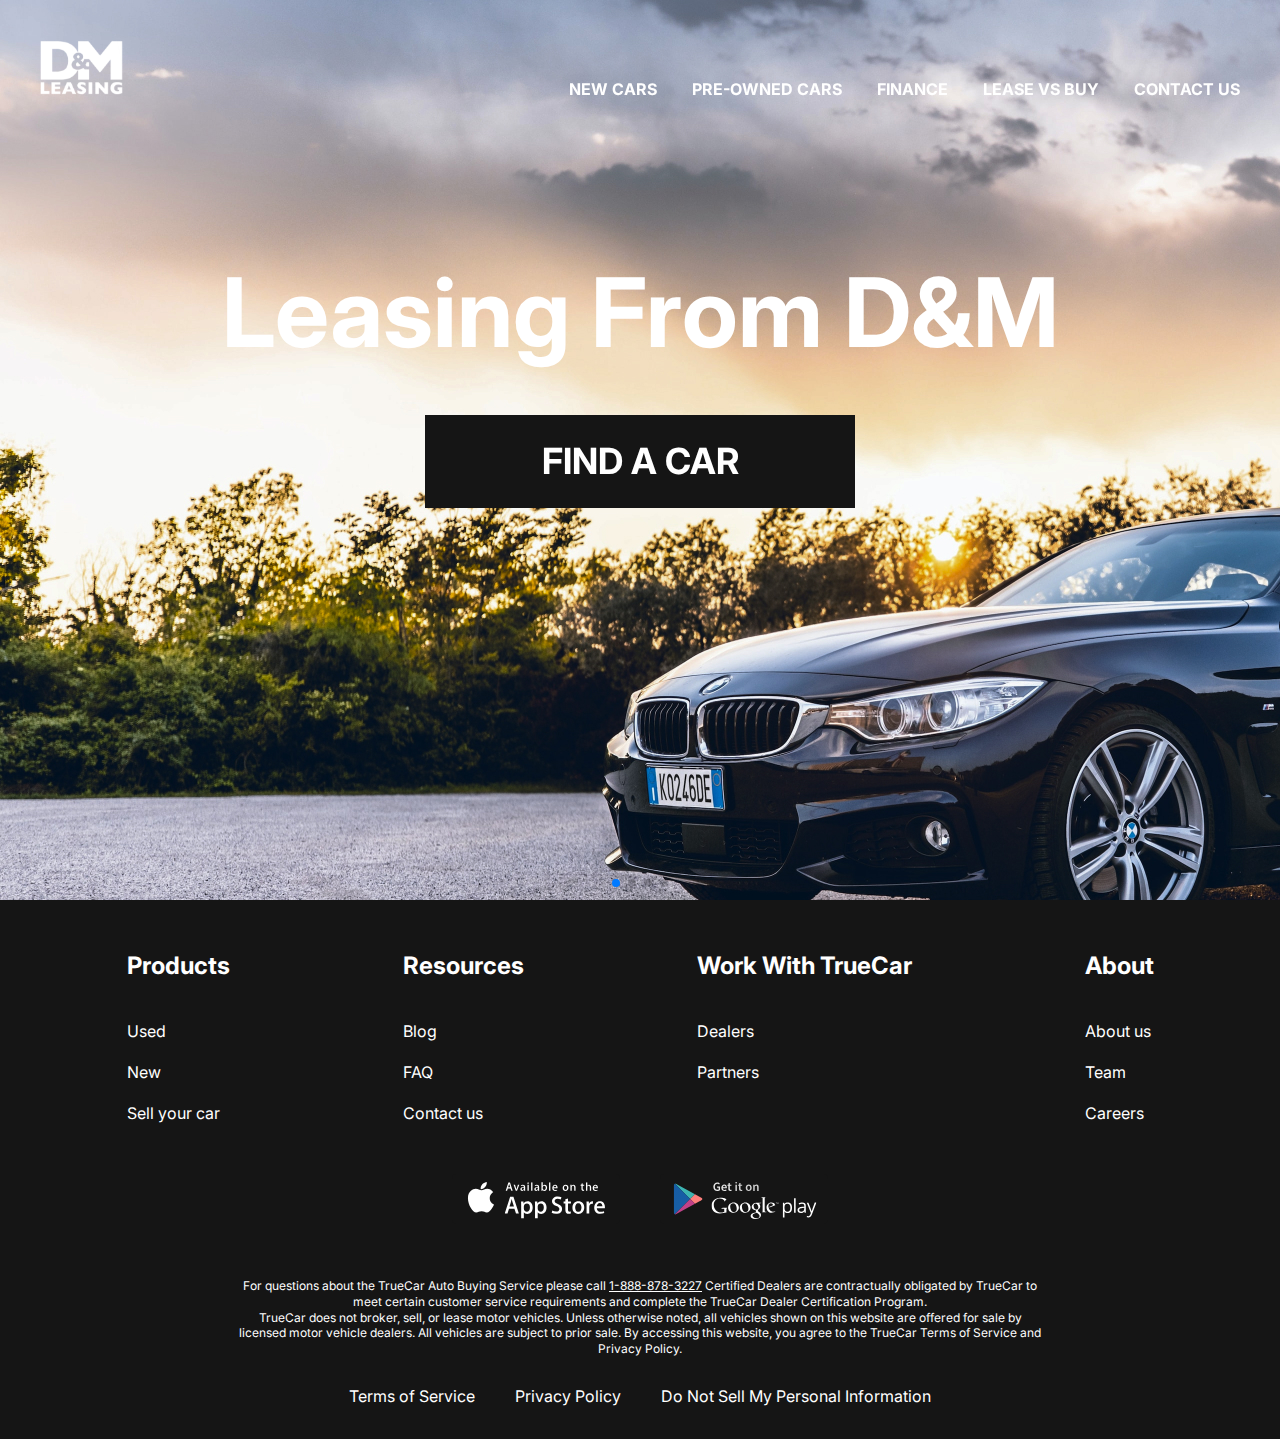
<file: index.html>
<!DOCTYPE html>
<html lang="en">
<head>
    <meta charset="UTF-8">
    <meta http-equiv="X-UA-Compatible" content="IE=edge">
    <meta name="viewport" content="width=, initial-scale=1.0">
    <title>Document</title>  
    <link rel="preconnect" href="https://fonts.googleapis.com">
    <link rel="preconnect" href="https://fonts.gstatic.com" crossorigin>
    <link href="https://fonts.googleapis.com/css2?family=Handjet&family=Inter:wght@400;500;700&family=Outfit&family=Poppins&family=Raleway&family=Roboto+Condensed&display=swap" rel="stylesheet">
    <link rel="stylesheet" href="https://cdn.jsdelivr.net/npm/swiper@10/swiper-bundle.min.css">
    <link rel="stylesheet" href="css/style.css">
</head>
<body>
    
    <div class="wrapper">
        <header class="header header-main">
            <div class="container">
                <div class="header__inner">
                    <a href="#" class="logo">
                        <img class="logo__img" src="images/logo.svg" alt="">
                    </a>
                    <nav class="menu">
                        <ul class="menu__list">
                            <li class="menu__list-item">
                                <a href="#" class="menu__list-link">NEW CARS</a>
                            </li>
                            <li class="menu__list-item">
                                <a href="#" class="menu__list-link">PRE-OWNED CARS</a>
                            </li>
                            <li class="menu__list-item">
                                <a href="#" class="menu__list-link">FINANCE</a>
                            </li>
                            <li class="menu__list-item">
                                <a href="#" class="menu__list-link">LEASE VS BUY</a>
                            </li>
                            <li class="menu__list-item">
                                <a href="#" class="menu__list-link">CONTACT US</a>
                            </li>
                        </ul>
                    </nav>
                </div>
            </div>
        </header>
        <main class="main">
            <section class="top">
                <div class="container">
                    <h1 class="title">
                        Leasing From D&M
                    </h1>
                    <a href="new-cars.html" class="top__link">
                        FIND A CAR
                    </a>
                </div>
            </section>
            <div class="slider">
                <div class="swiper mySwiper">
                    <div class="swiper-wrapper">
                        <div class="swiper-slide" style="background-image: url(images/slide-1.jpg);"></div>
                        <div class="swiper-slide" style="background-image: url(images/slide-1.jpg);"></div>
                        <div class="swiper-slide" style="background-image: url(images/slide-1.jpg);"></div>
                        <div class="swiper-slide" style="background-image: url(images/slide-1.jpg);"></div>
                    </div>
                    <div class="swiper-pagination"></div>
                </div>
            </div>
        </main>
        <footer class="footer">
            <div class="container">
                <nav class="footer__menu">
                    <ul class="footer__menu-list">
                        <li class="footer__menu-item">
                            <p class="footer__menu-title">Products</p>
                        </li>
                        <li class="footer__menu-item">
                            <a href="#" class="footer__menu-link">Used</a>
                        </li>
                        <li class="footer__menu-item">
                            <a href="#" class="footer__menu-link">New</a>
                        </li>
                        <li class="footer__menu-item">
                            <a href="#" class="footer__menu-link">Sell your car</a>
                        </li>
                    </ul>
                    <ul class="footer__menu-list">
                        <li class="footer__menu-item">
                            <p class="footer__menu-title">Resources<p>
                        </li>
                        <li class="footer__menu-item">
                            <a href="#" class="footer__menu-link">Blog</a>
                        </li>
                        <li class="footer__menu-item">
                            <a href="#" class="footer__menu-link">FAQ</a>
                        </li>
                        <li class="footer__menu-item">
                            <a href="#" class="footer__menu-link">Contact us</a>
                        </li>
                    </ul>
                    <ul class="footer__menu-list">
                        <li class="footer__menu-item">
                            <p class="footer__menu-title">Work With TrueCar</p>
                        </li>
                        <li class="footer__menu-item">
                            <a href="#" class="footer__menu-link">Dealers</a>
                        </li>
                        <li class="footer__menu-item">
                            <a href="#" class="footer__menu-link">Partners</a>
                        </li>
                    </ul>
                    <ul class="footer__menu-list">
                        <li class="footer__menu-item">
                            <p class="footer__menu-title">About</p>
                        </li>
                        <li class="footer__menu-item">
                            <a href="#" class="footer__menu-link">About us</a>
                        </li>
                        <li class="footer__menu-item">
                            <a href="#" class="footer__menu-link">Team</a>
                        </li>
                        <li class="footer__menu-item">
                            <a href="#" class="footer__menu-link">Careers</a>
                        </li>
                    </ul>
                </nav>
                <ul class="app">
                    <li class="app__item">
                        <a href="#" class="app__item-link">
                            <img class="app__item-img" src="images/appstore.svg" alt="">
                        </a>
                    </li>
                    <li class="app__item">
                        <a href="#" class="app__item-link">
                            <img class="app__item-img" src="images/googleplay.svg" alt="">
                        </a>
                    </li>
                </ul>
                <div class="footer__copy">
                    <p class="footer__copy-text">
                        For questions about the TrueCar Auto Buying Service please call
                        <span class="footer__copy-contact-number">1-888-878-3227</span>
                        Certified Dealers are contractually obligated by TrueCar to meet certain customer service requirements and complete the TrueCar Dealer Certification Program.
                    </p>
                    <p class="footer__copy-text">
                        TrueCar does not broker, sell, or lease motor vehicles. Unless otherwise noted, all vehicles shown on this website are offered for sale by licensed motor vehicle dealers. All vehicles are subject to prior sale. By accessing this website, you agree to the TrueCar Terms of Service and Privacy Policy.
                    </p>
                </div>
                <nav class="copy__nav">
                    <ul class="copy__nav-list">
                        <li class="copy__nav-item">
                            <a href="#" class="copy__nav-link">Terms of Service</a>
                        </li>
                        <li class="copy__nav-item">
                            <a href="#" class="copy__nav-link">Privacy Policy</a>
                        </li>
                        <li class="copy__nav-item">
                            <a href="#" class="copy__nav-link">Do Not Sell My Personal Information</a>
                        </li>
                    </ul>
                </nav>
            </div>
        </footer>
    </div>

    <script src="https://cdn.jsdelivr.net/npm/swiper@10/swiper-bundle.min.js"></script>
    <script src="js/main.js"></script>

</body>
</html>
</file>
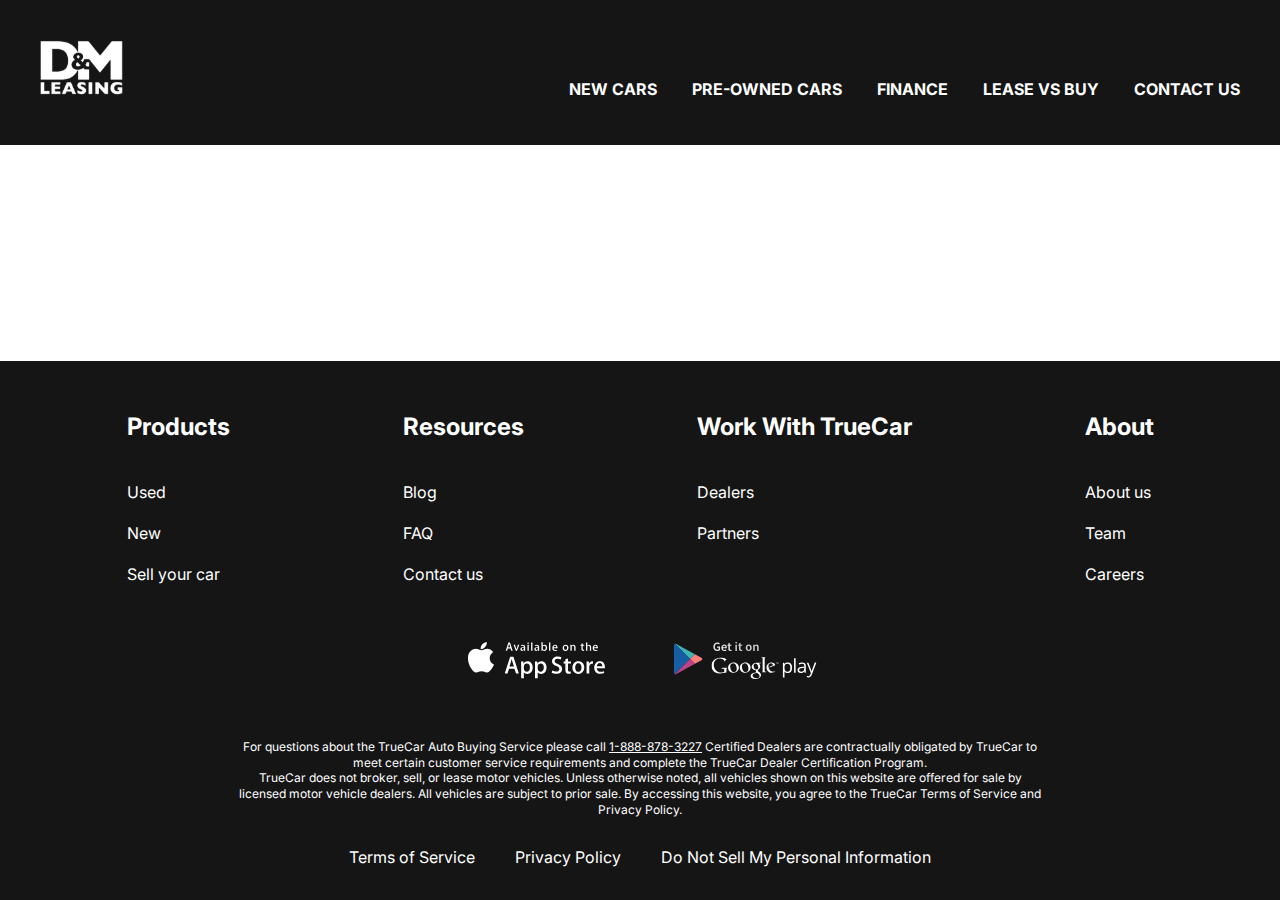
<file: contacts.html>
<!DOCTYPE html>
<html lang="en">
<head>
    <meta charset="UTF-8">
    <meta http-equiv="X-UA-Compatible" content="IE=edge">
    <meta name="viewport" content="width=, initial-scale=1.0">
    <title>Document</title>
    <link rel="stylesheet" href="css/style.css">
    <link rel="preconnect" href="https://fonts.googleapis.com">
<link rel="preconnect" href="https://fonts.gstatic.com" crossorigin>
<link href="https://fonts.googleapis.com/css2?family=Handjet&family=Inter:wght@400;500;700&family=Outfit&family=Poppins&family=Raleway&family=Roboto+Condensed&display=swap" rel="stylesheet">
</head>
<body>
    
    <div class="wrapper">
        <header class="header">
            <div class="container">
                <div class="header__inner">
                    <a href="#" class="logo">
                        <img class="logo__img" src="images/logo.svg" alt="">
                    </a>
                    <nav class="menu">
                        <ul class="menu__list">
                            <li class="menu__list-item">
                                <a href="#" class="menu__list-link">NEW CARS</a>
                            </li>
                            <li class="menu__list-item">
                                <a href="#" class="menu__list-link">PRE-OWNED CARS</a>
                            </li>
                            <li class="menu__list-item">
                                <a href="#" class="menu__list-link">FINANCE</a>
                            </li>
                            <li class="menu__list-item">
                                <a href="#" class="menu__list-link">LEASE VS BUY</a>
                            </li>
                            <li class="menu__list-item">
                                <a href="#" class="menu__list-link">CONTACT US</a>
                            </li>
                        </ul>
                    </nav>
                </div>
            </div>
        </header>
        <main class="main">

        </main>
        <footer class="footer">
            <div class="container">
                <nav class="footer__menu">
                    <ul class="footer__menu-list">
                        <li class="footer__menu-item">
                            <p class="footer__menu-title">Products</p>
                        </li>
                        <li class="footer__menu-item">
                            <a href="#" class="footer__menu-link">Used</a>
                        </li>
                        <li class="footer__menu-item">
                            <a href="#" class="footer__menu-link">New</a>
                        </li>
                        <li class="footer__menu-item">
                            <a href="#" class="footer__menu-link">Sell your car</a>
                        </li>
                    </ul>
                    <ul class="footer__menu-list">
                        <li class="footer__menu-item">
                            <p class="footer__menu-title">Resources<p>
                        </li>
                        <li class="footer__menu-item">
                            <a href="#" class="footer__menu-link">Blog</a>
                        </li>
                        <li class="footer__menu-item">
                            <a href="#" class="footer__menu-link">FAQ</a>
                        </li>
                        <li class="footer__menu-item">
                            <a href="#" class="footer__menu-link">Contact us</a>
                        </li>
                    </ul>
                    <ul class="footer__menu-list">
                        <li class="footer__menu-item">
                            <p class="footer__menu-title">Work With TrueCar</p>
                        </li>
                        <li class="footer__menu-item">
                            <a href="#" class="footer__menu-link">Dealers</a>
                        </li>
                        <li class="footer__menu-item">
                            <a href="#" class="footer__menu-link">Partners</a>
                        </li>
                    </ul>
                    <ul class="footer__menu-list">
                        <li class="footer__menu-item">
                            <p class="footer__menu-title">About</p>
                       </li>
                        <li class="footer__menu-item">
                            <a href="#" class="footer__menu-link">About us</a>
                        </li>
                        <li class="footer__menu-item">
                            <a href="#" class="footer__menu-link">Team</a>
                        </li>
                        <li class="footer__menu-item">
                            <a href="#" class="footer__menu-link">Careers</a>
                        </li>
                    </ul>
                </nav>
                <ul class="app">
                    <li class="app__item">
                        <a href="#" class="app__item-link">
                            <img class="app__item-img" src="images/appstore.svg" alt="">
                        </a>
                    </li>
                    <li class="app__item">
                        <a href="#" class="app__item-link">
                            <img class="app__item-img" src="images/googleplay.svg" alt="">
                        </a>
                    </li>
                </ul>
                <div class="footer__copy">
                    <p class="footer__copy-text">
                        For questions about the TrueCar Auto Buying Service please call
                        <span class="footer__copy-contact-number">1-888-878-3227</span>
                        Certified Dealers are contractually obligated by TrueCar to meet certain customer service requirements and complete the TrueCar Dealer Certification Program.
                    </p>
                    <p class="footer-_copy-text">
                        TrueCar does not broker, sell, or lease motor vehicles. Unless otherwise noted, all vehicles shown on this website are offered for sale by licensed motor vehicle dealers. All vehicles are subject to prior sale. By accessing this website, you agree to the TrueCar Terms of Service and Privacy Policy.
                    </p>
                </div>
                <nav class="copy__nav">
                    <ul class="copy__nav-list">
                        <li class="copy__nav-item">
                            <a href="#" class="copy__nav-link">Terms of Service</a>
                        </li>
                        <li class="copy__nav-item">
                            <a href="#" class="copy__nav-link">Privacy Policy</a>
                        </li>
                        <li class="copy__nav-item">
                            <a href="#" class="copy__nav-link">Do Not Sell My Personal Information</a>
                        </li>
                    </ul>
                </nav>
            </div>
        </footer>
    </div>

</body>
</html>
</file>
<file: css/style.css>
html {
    box-sizing: border-box;
}

*,
*::before,
*::after {
    box-sizing: inherit;
    margin: 0;
    padding: 0;
}

html,
body{
    height: 100%;
}

ul{
    list-style: none;
}

a{
    text-decoration: none;
    color: inherit;
}

.wrapper{
    min-height: 100%;
    display: flex;
    flex-direction: column;
}

.container{
    max-width: 1220px;
    margin: 0 auto;
    padding: 0 10px;
}

body{
    font-size: 16px;
    font-weight: 400;
    font-family: 'Inter', sans-serif;
    line-height: 1.3;
}

.header{
    background-color: #151515;
}

.header-main{
    background-color: transparent;
    position: absolute;
    z-index: 5;
    left: 0;
    right: 0;
}

.header__inner{
    padding-top: 40px;
    padding-bottom: 45px;
    display: flex;
    justify-content: space-between;
    align-items: flex-end;
}

.menu__list{
    display: flex;
    gap: 35px;
}

.menu__list-link{
    color: #fff;
    text-transform: uppercase;
    font-weight: 700;
}

.footer{
    background-color: #151515;
    padding: 50px 0 32px;
    color: #fff;
}

.footer__menu{
    display: flex;
    justify-content: space-around;
    margin-bottom: 50px;
}

.footer__menu-list{
    max-width: 250px;
}

.footer__menu-title{
    font-size: 24px;
    font-weight: 700;
    padding-bottom: 20px;
}

.footer__menu-item + .footer__menu-item{
    padding-top: 20px;
}

.app{
    display: flex;
    justify-content: center;
    gap: 40px;
    margin-bottom: 50px;
}

.footer__copy{
    max-width: 806px;
    margin: 0 auto 30px;
    text-align: center;
    font-size: 12px;
}

.footer__copy-contact-number{
    text-decoration: underline;
}

.copy__nav-list{
    display: flex;
    justify-content: center;
    gap: 40px;
}

.main{
    flex-grow: 1;
}

.top{
    color: #fff;  
    text-align: center;
    padding-top: 250px;
    padding-bottom: 50px;
    position: absolute;
    z-index: 5;
    left: 0;
    right: 0;
}

.title{
    padding-bottom: 40px;
    font-size: 96px;
    font-weight: 700;
}

.top__link{
    background-color: #151515;
    padding: 23px;
    max-width: 430px;
    width: 100%;
    display: inline-block;
    text-transform: uppercase;
    font-size: 36px;
    font-weight: 700;
}

.swiper-wrapper::after{
    background-color: rgb(21, 21, 21);
    opacity: 0.3;
}

.swiper-slide{
    height: 100vh;
}
</file>
